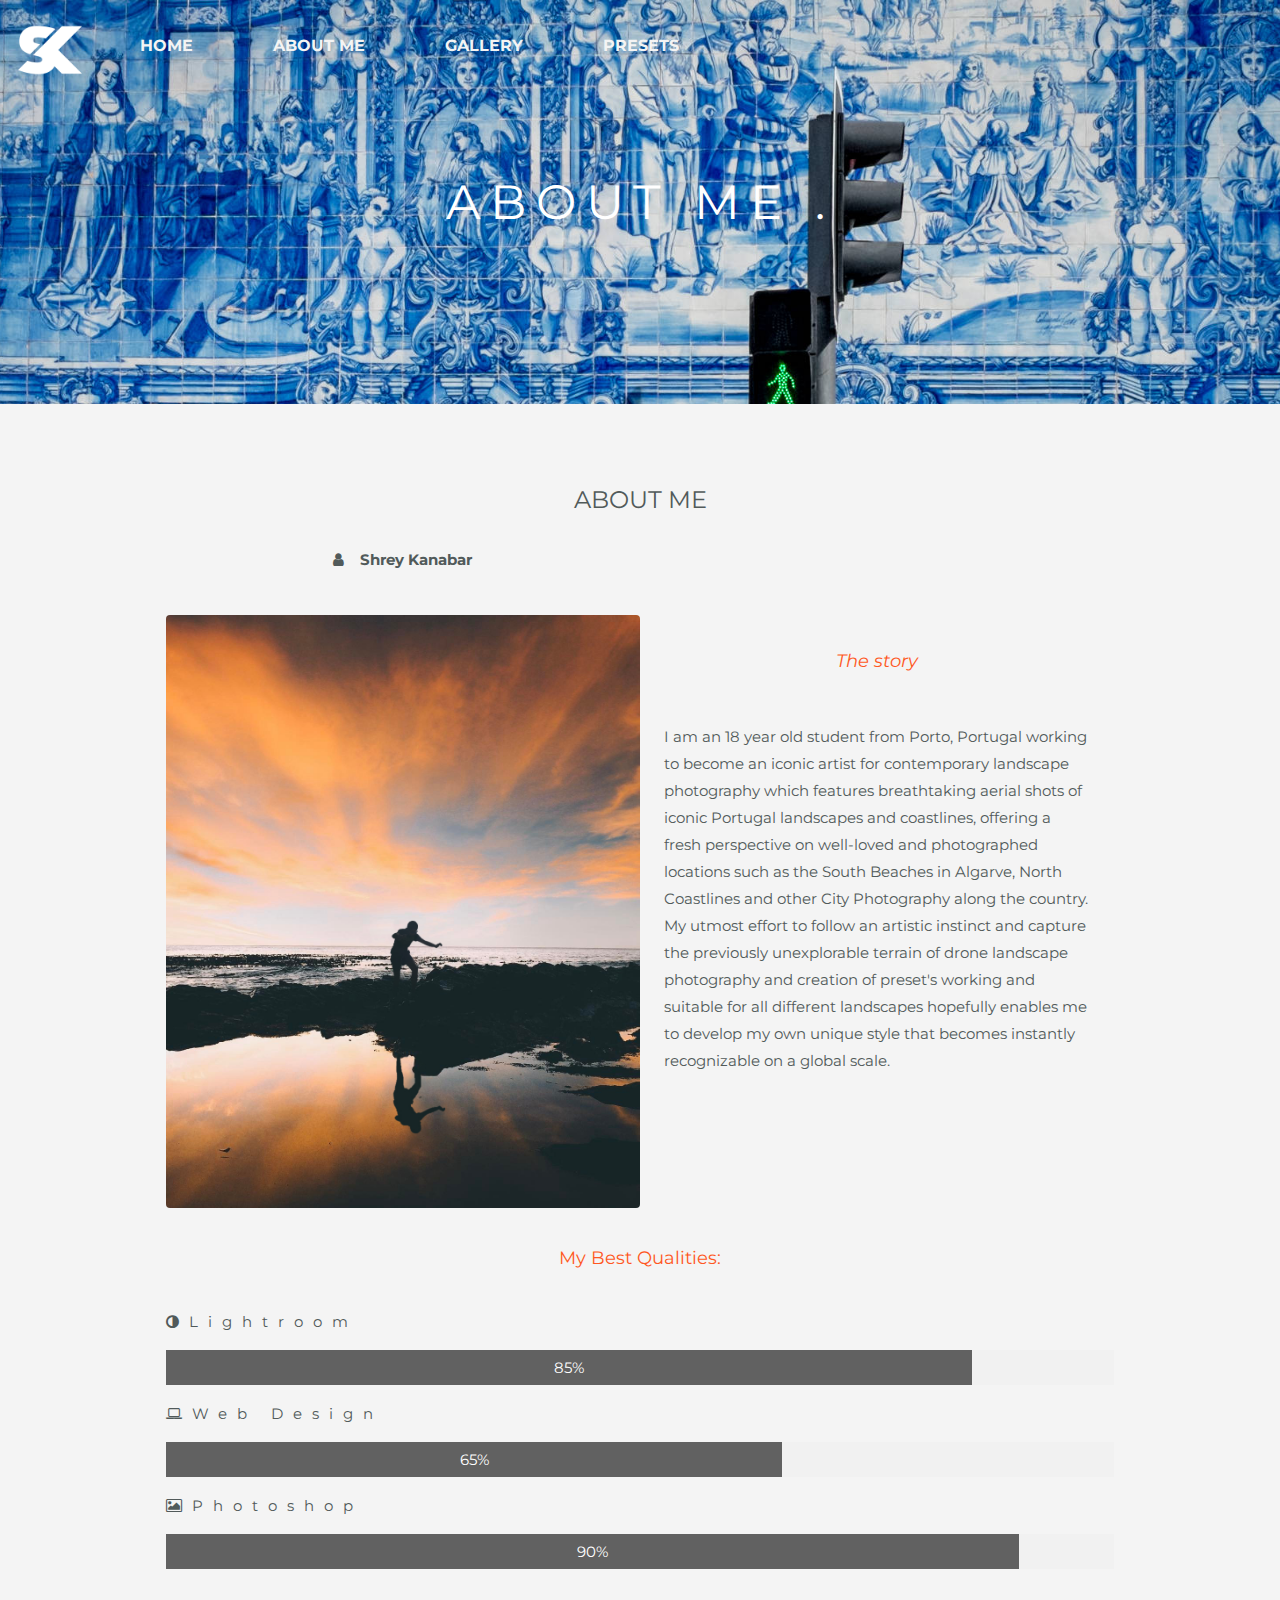
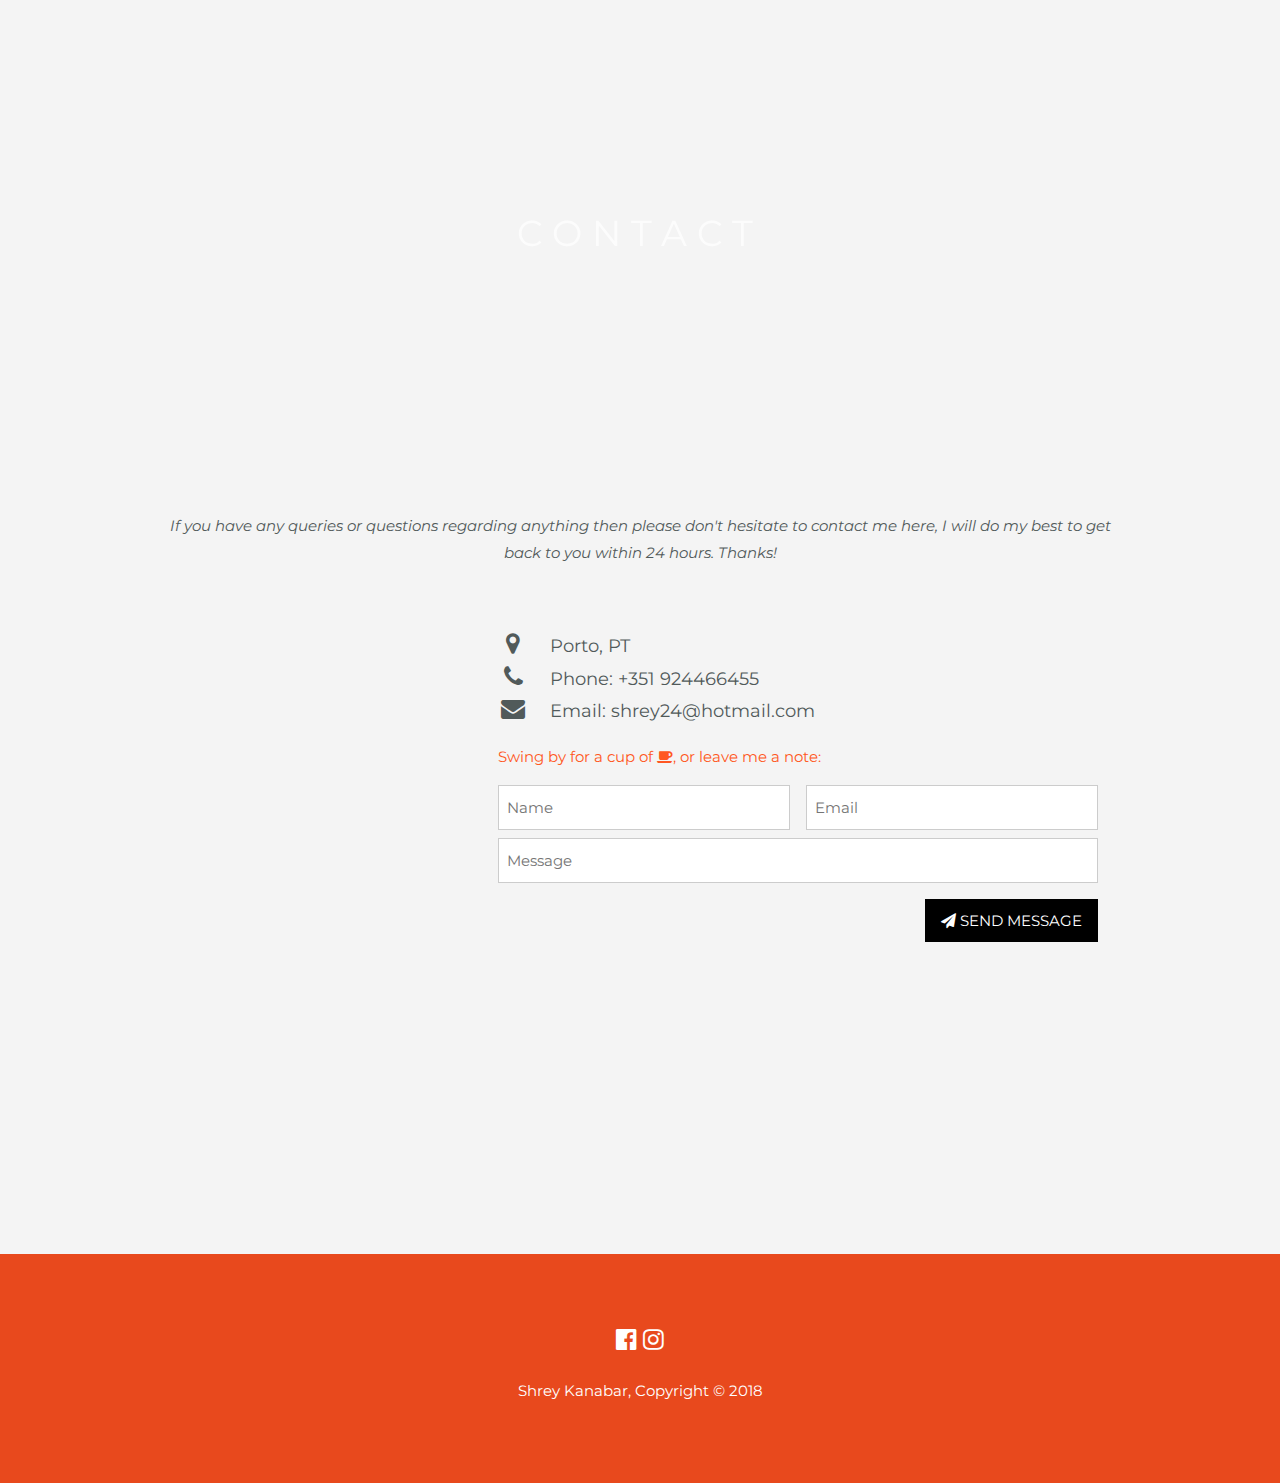
<file: about.html>
<!DOCTYPE html>
<html>
<title>Shrey Kanabar | About Me</title>
<meta charset="UTF-8">
<meta name="viewport" content="width=device-width, initial-scale=1.0">
<meta http-equiv="X-UA-Compatible" content="ie=edge">
<link rel="stylesheet" href="https://www.w3schools.com/w3css/4/w3.css">
<link rel="stylesheet" href="https://fonts.googleapis.com/css?family=Lato">
<link rel="stylesheet" href="https://cdnjs.cloudflare.com/ajax/libs/font-awesome/4.7.0/css/font-awesome.min.css">
<link rel="stylesheet" href="https://fonts.googleapis.com/css?family=Montserrat">
 <link rel="stylesheet" href="./css/style.css">
 <link rel="stylesheet" href="style.css">
      <link rel="stylesheet" href="https://maxcdn.bootstrapcdn.com/font-awesome/4.7.0/css/font-awesome.min.css">
      <script src="https://code.jquery.com/jquery-3.3.1.js"></script>



<style>
body,h1,h2,h3,h4,h5,h6 {font-family: "Montserrat", sans-serif;}
body, html {
    height: 67%;
    color: #515A5A;
    line-height: 1.8;
}

/* Create a Parallax Effect */
.bgimg-1,.bgimg-3 {
    background-attachment: fixed;
    background-position: center;
    background-repeat: no-repeat;
    background-size: cover;
}

/* First image (Logo. Full height) */
.bgimg-1 {
    background-image: url('./img/wallpaper.jpg');
    min-height: 100%;
}

/* Third image (Contact) */
.bgimg-3 {
    background-image: url("./img/portoc.jpg");
    min-height: 400px;
}

.w3-wide {letter-spacing: 10px;}
.w3-hover-opacity{cursor:pointer;}


/* Turn off parallax scrolling for tablets and phones */
@media only screen and (max-device-width: 1024px) {
    .bgimg-1, .bgimg-2, .bgimg-3 {
        background-attachment: scroll;
    }
}
</style>

<!--
<body>

<div id="mySidenav" class="sidenav">
  <a href="javascript:void(0)" class="closebtn" onclick="closeNav()">&times;</a>
  <a href="index.html">Home</a>
  <a href="gallery.html">Gallery</a>
  <a href="about.html">About Me</a>
  <a href="presets.html">Presets</a>
</div>



<script>
function openNav() {
    document.getElementById("mySidenav").style.width = "250px";
    document.getElementById("home").style.marginLeft = "250px";
    document.body.style.backgroundColor = "rgba(0,0,0,0.4)";
   // document.getElementById("showcase").style.filter = "blur(0px)";

}

function closeNav() {
    document.getElementById("mySidenav").style.width = "0";
    document.getElementById("home").style.marginLeft= "0";
    document.body.style.backgroundColor = "white";
    document.getElementById("home").style.filter = "blur(0px)";

}
</script>
     
</body>

-->



<body>

<!-- First Parallax Image with Logo Text -->
<div class="bgimg-1 w3-display-container wrapper" id="home">
  <div class="w3-display-middle" style="white-space:nowrap;">
    <span class="w3-center w3-xxxlarge w3-wide w3-text-white">ABOUT <span class="w3-hide-small">ME</span> .</span>
  </div>

            <header>

                  <nav>

                        <div class="menu-icon">
                              <i class="fa fa-bars fa-2x"></i>
                        </div>

                        <div class="logo"><img src="./img/logo.png" style="float:left;width:100px;height:100px;">
                              
                        </div>

                        <div class="menu">
<style>
nav ul li a {
      text-decoration: none;
      color: #f4f4f4;
      font-size: 16px;
      font-weight:bold
}
</style>

                              <ul>
                                    <li><a href="index.html">Home</a></li>
                                    <li><a href="about.html">About Me</a></li>
                                    <li><a href="gallery.html">Gallery</a></li>
                                    <li><a href="presets.html">Presets</a></li>
                              </ul>
                        </div>
                  </nav>

            </header>

</div>



<section id="id2">

<!-- Container (About Section) -->
<div class="w3-content w3-container w3-padding-64" id="about">
  <h3 class="w3-center">ABOUT ME</h3>
  <div class="w3-row">
    <div class="w3-col m6 w3-center">
      <p><b><i class="fa fa-user w3-margin-right"></i>Shrey Kanabar</b></p><br>
      <img src="./img/me.jpg" class="w3-round w3-image" alt="Photo of Me" width="500" height="333">
    </div>

<pre>



</pre>


<p class="w3-center w3-large w3-text-deep-orange"><em>The story</em></p>
    <!-- Hide this text on small devices -->
    <div class="w3-col m6 w3-hide-small w3-padding-large">
      <p>I am an 18 year old student from Porto, Portugal working to become an iconic artist for contemporary landscape photography which features breathtaking aerial shots of iconic Portugal landscapes and coastlines, offering a fresh perspective on well-loved and photographed locations such as the South Beaches in Algarve, North Coastlines and other City Photography along the country. My utmost effort to follow an artistic instinct and capture the previously unexplorable terrain of drone landscape photography and creation of preset's working and suitable for all different landscapes hopefully enables me to develop my own unique style that becomes instantly recognizable on a global scale.</p>
    </div>
  </div>
  <p class="w3-large w3-center w3-padding-16 w3-text-deep-orange">My Best Qualities:</p>
  <p class="w3-wide"><i class="fa fa-adjust"></i>Lightroom</p>
  <div class="w3-light-grey">
    <div class="w3-container w3-padding-small w3-dark-grey w3-center" style="width:85%">85%</div>
  </div>
  <p class="w3-wide"><i class="fa fa-laptop"></i>Web Design</p>
  <div class="w3-light-grey">
    <div class="w3-container w3-padding-small w3-dark-grey w3-center" style="width:65%">65%</div>
  </div>

  <p class="w3-wide"><i class="fa fa-photo"></i>Photoshop</p>
  <div class="w3-light-grey">
    <div class="w3-container w3-padding-small w3-dark-grey w3-center" style="width:90%">90%</div>
  </div>  
</div>

<!-- Third Parallax Image with Portfolio Text -->
<div class="bgimg-3 w3-display-container w3-opacity-min">
  <div class="w3-display-middle">
     <span class="w3-xxlarge w3-text-white w3-wide">CONTACT</span>
  </div>
</div>

<!-- Container (Contact Section) -->
<div class="w3-content w3-container w3-padding-64" id="contact">
  <p class="w3-center"><em>If you have any queries or questions regarding anything then please don't hesitate to contact me here, I will do my best to get back to you within 24 hours. Thanks!</em></p>

  <div class="w3-row w3-padding-32 w3-section">
    <div class="w3-col m4 w3-container">
      <!-- Add Google Maps -->
      <div id="googleMap" class="w3-round-large w3-greyscale" style="width:100%;height:400px;"></div>
    </div>
    <div class="w3-col m8 w3-panel">
      <div class="w3-large w3-margin-bottom">
        <i class="fa fa-map-marker fa-fw w3-hover-text-black w3-xlarge w3-margin-right"></i> Porto, PT<br>
        <i class="fa fa-phone fa-fw w3-hover-text-black w3-xlarge w3-margin-right"></i> Phone: +351 924466455<br>
        <i class="fa fa-envelope fa-fw w3-hover-text-black w3-xlarge w3-margin-right"></i> Email: shrey24@hotmail.com<br>
      </div>
      <p class="w3-text-deep-orange">Swing by for a cup of <i class="fa fa-coffee"></i>, or leave me a note:</p>
      <form action="/action_page.php" target="_blank">
        <div class="w3-row-padding" style="margin:0 -16px 8px -16px">
          <div class="w3-half">
            <input class="w3-input w3-border" type="text" placeholder="Name" required name="Name">
          </div>
          <div class="w3-half">
            <input class="w3-input w3-border" type="text" placeholder="Email" required name="Email">
          </div>
        </div>
        <input class="w3-input w3-border" type="text" placeholder="Message" required name="Message">
        <button class="w3-button w3-black w3-right w3-section" type="submit">
          <i class="fa fa-paper-plane"></i> SEND MESSAGE
        </button>
      </form>
    </div>
  </div>
</div>

</body>

<footer class="w3-container w3-padding-64 w3-center w3-xlarge" style="margin-top:128px"> 
  <a href="https://www.facebook.com/shrey.kanabar.3"><i class="fa fa-facebook-official w3-hover-opacity"></i></a>

  <a href="https://www.instagram.com/shreykan24/"><i class="fa fa-instagram w3-hover-opacity"></i></a>
  
  <p class="w3-medium">Shrey Kanabar, Copyright &copy; 2018</p>
    </footer>
</section>
</html>
</file>
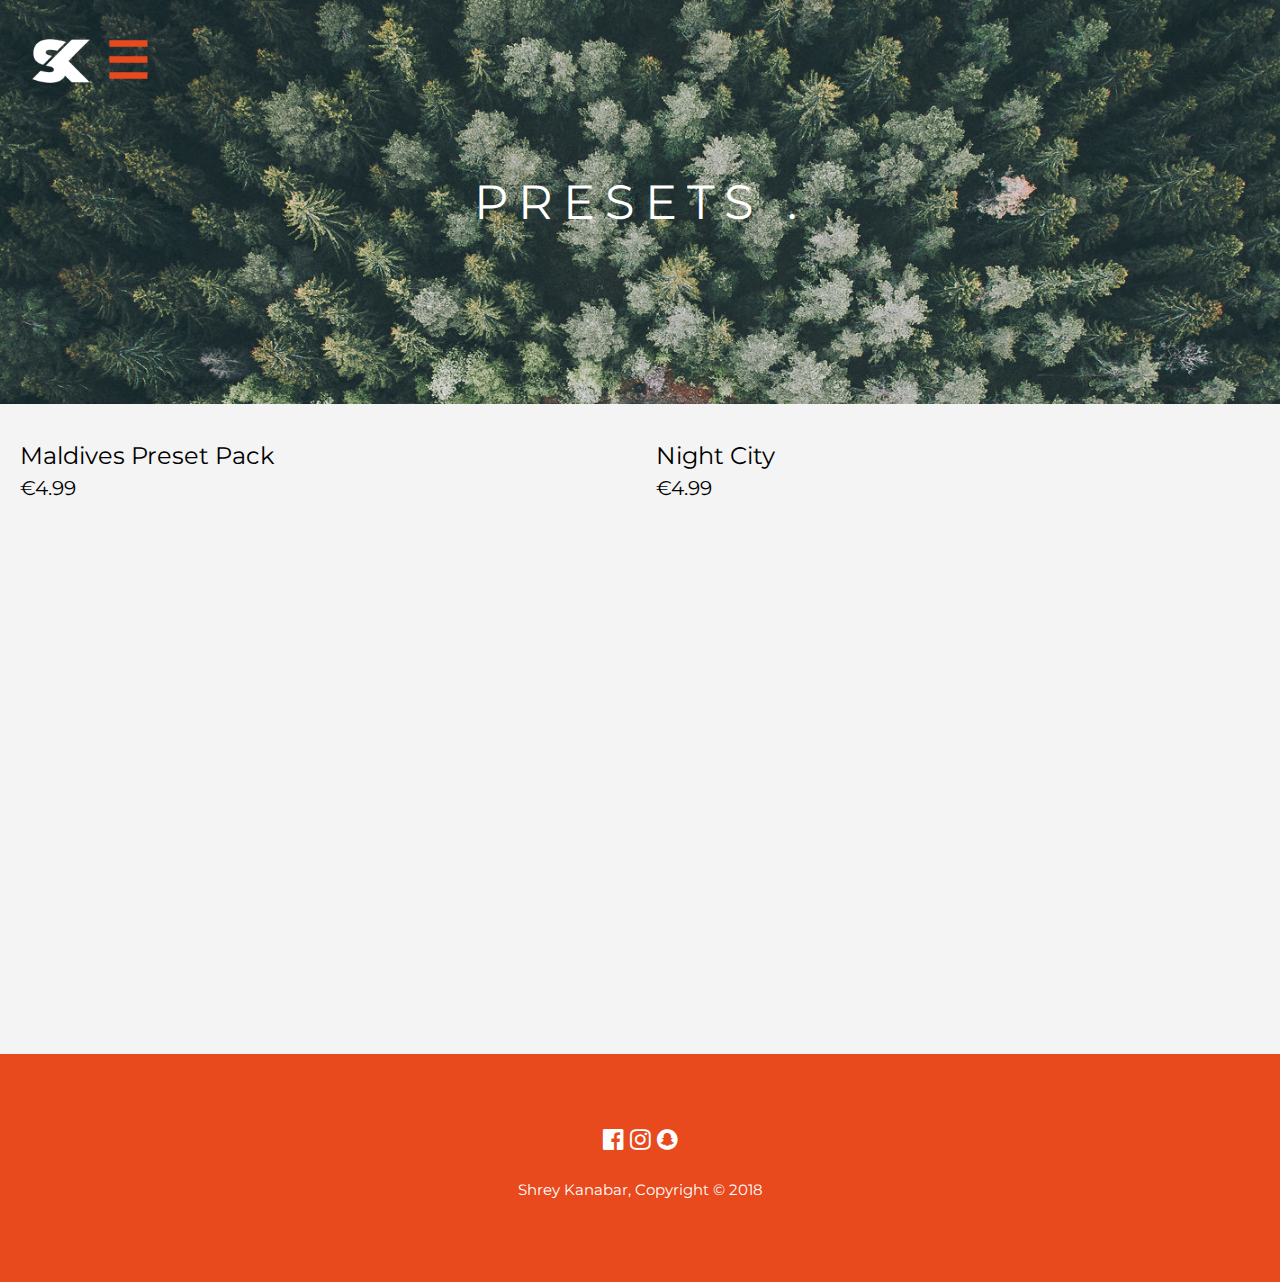
<file: testing2.html>
<!DOCTYPE html>
<html>
<title>Shrey Kanabar | Presets</title>
<meta charset="UTF-8">
<meta name="viewport" content="width=device-width, initial-scale=1">
  <link href="css/foundation.css" rel="stylesheet" type="text/css" />
  
  <link rel="stylesheet" href="./css/style.css">
<link rel="stylesheet" href="https://www.w3schools.com/w3css/4/w3.css">
<link rel="stylesheet" href="https://fonts.googleapis.com/css?family=Lato">
<link rel="stylesheet" href="https://cdnjs.cloudflare.com/ajax/libs/font-awesome/4.7.0/css/font-awesome.min.css">
<link rel="stylesheet" href="https://fonts.googleapis.com/css?family=Montserrat">



<style>
body,h1,h2,h3,h4,h5,h6 {font-family: "Montserrat", sans-serif;}
body, html {
    height: 67%;
    line-height: 1.8;
}

/* Create a Parallax Effect */
.bgimg-1{
    background-attachment: fixed;
    background-position: center;
    background-repeat: no-repeat;
    background-size: cover;
}

/* First image (Logo. Full height) */
.bgimg-1 {
    background-image: url('./img/jungle.jpg');
    min-height: 100%;
}

.w3-wide {letter-spacing: 10px;}
.w3-hover-opacity{cursor:pointer;}


/* Turn off parallax scrolling for tablets and phones */
@media only screen and (max-device-width: 1024px) {
    .bgimg-1{
        background-attachment: scroll;
    }
}
</style>

<body>

<div id="mySidenav" class="sidenav">
  <a href="javascript:void(0)" class="closebtn" onclick="closeNav()">&times;</a>
  <a href="index.html">Home</a>
  <a href="gallery.html">Gallery</a>
  <a href="about.html">About Me</a>
  <a href="presets.html">Presets</a>
</div>



<script>
function openNav() {
    document.getElementById("mySidenav").style.width = "250px";
    document.getElementById("home").style.marginLeft = "250px";
    document.body.style.backgroundColor = "rgba(0,0,0,0.4)";
   // document.getElementById("showcase").style.filter = "blur(0px)";

}

function closeNav() {
    document.getElementById("mySidenav").style.width = "0";
    document.getElementById("home").style.marginLeft= "0";
    document.body.style.backgroundColor = "white";
    document.getElementById("home").style.filter = "blur(0px)";

}
</script>
     
</body>

<body>

<!-- First Parallax Image with Logo Text -->
<div class="bgimg-1 w3-display-container" id="home">
  <div class="w3-display-middle" style="white-space:nowrap;">
    <span class="w3-center w3-xxxlarge w3-wide w3-text-white">PRESETS <span class="w3-hide-small"></span> .</span>
  </div>
<div id="main">

  <img src="./img/logo.png" style="float:left;width:90px;height:90px;">

  <span style="font-size:50px;cursor:pointer" onclick="openNav()">&#9776;</span>

</div>

</div>


<div class="row" style="margin-top: 2em;">
      <div class="large-4 columns">
        
        
      </div>
      <div class="large-8 columns ">
        <div class="twentytwenty-container">
          <img src="./img/beach1.jpg" />
          <img src="./img/beach2.jpg" />
        </div>
        <h3 class="preset"> Maldives Preset Pack</h3>
     <h4 class="preset">€4.99</h4>
      </div>
    </div>

<style>
.preset {
    line-height: 1;
}
</style>


     

       <div class="large-9 columns" style="margin-right: 300px">
        <div class="twentytwenty-container">
          <img src="./img/city.jpg" height="494"/>
          <img src="./img/city1.jpg" height="494" />
        </div>
        <h3 class="preset"> Night City</h3>
     <h4 class="preset">€4.99</h4>
      </div>
    </div>


    <script
  src="https://code.jquery.com/jquery-3.2.1.js"
  integrity="sha256-DZAnKJ/6XZ9si04Hgrsxu/8s717jcIzLy3oi35EouyE="
  crossorigin="anonymous"></script>
    <script src="js/jquery.event.move.js"></script>
    <script src="js/jquery.twentytwenty.js"></script>
    <script>
    $(function(){
      $(".twentytwenty-container[data-orientation!='vertical']").twentytwenty({default_offset_pct: 0.7});
      $(".twentytwenty-container[data-orientation='vertical']").twentytwenty({default_offset_pct: 0.3, orientation: 'vertical'});
    });
    </script>
  </body>
 
<footer class="w3-container w3-padding-64 w3-center w3-xlarge" style="margin-top:650px"> 
  <i class="fa fa-facebook-official w3-hover-opacity"></i>
  <i class="fa fa-instagram w3-hover-opacity"></i>
  <i class="fa fa-snapchat w3-hover-opacity"></i>
  <p class="w3-medium">Shrey Kanabar, Copyright &copy; 2018</p>
    </footer>
    

</section>
</html>
</file>
<file: css/style.css>
body{
  font: 15px/1.5 Helvetica,sans-serif;
  padding:0;
  margin:0;
  background-color:#f4f4f4;

}

.sidenav {
    height: 100%;
    width: 0;
    position: fixed;
    z-index: 1;
    top: 0;
    left: 0;
    background-color: #e8491d;
    overflow-x: hidden;
    transition: 0.5s;
    padding-top: 60px;
}

.sidenav a {
    padding: 8px 8px 8px 32px;
    text-decoration: none;
    font-size: 25px;
    display: block;
    transition: 0.3s;
    color: #F8F9F9;
    text-align: center;
    font-weight:bold;
}

.sidenav a:hover {
    color: #f1f1f1;
}

.sidenav .closebtn {
    position: absolute;
    top: 0;
    right: 25px;
    font-size: 36px;
    margin-left: 50px;
}

#main {
    transition: margin-left .5s;
    padding: 16px;
    vertical-align: top;
    text-align: left;
    color: #e8491d;
    font-weight:bold;
}

@media screen and (max-height: 450px) {
  .sidenav {padding-top: 15px;}
  .sidenav a {font-size: 18px;}
}

/* Global */
.container{
  width:80%;
  margin:auto;
  overflow:hidden;
}

ul{
  margin:0;
  padding:0;
}

.button_1{
  height:38px;
  background:#e8491d;
  border:0;
  padding-left: 20px;
  padding-right:20px;
  color:#ffffff;
}
}


/* Header **/
header{
  color:#ffffff;
  padding-top:30px;
  min-height:70px;
  border-bottom:#e8491d 3px solid;
}

header a{
  color:#ffffff;
  text-decoration:none;
  text-transform: uppercase;
  font-size:16px;
}

header li{
  float:left;
  display:inline;
  padding: 0 20px 0 20px;
}

header #branding{
  float:left;
}

header #branding h1{
  margin:0;
}


header .name{
  color:#e8491d;
  font-weight:bold;
  float:left;
  text-align: left;
}

header .current a{
  color:#e8491d;
  font-weight:bold;
  float:right;
  text-align: right;
}


header a:hover{
  color:#cccccc;
  font-weight:bold;
}

.button {
  display: inline-block;
  border-radius: 2px;
  background-color: #f4f4f4;
  border: none;
  color: #656565;
  text-align: center;
  font-size: 20px;
  font-family: Montserrat, sans-serif;
  padding: 10px;
  width: 200px;
  transition: all 0.5s;
  cursor: pointer;
  margin: 0px;
}

.button2 {
  display: inline-block;
  border-radius: 2px;
  background-color: #e8491d;
  border: none;
  color: #FFFFFF;
  text-align: center;
  font-size: 20px;
  font-family: Montserrat, sans-serif;
  padding: 10px;
  width: 200px;
  transition: all 0.5s;
  cursor: pointer;
  margin: 0px;
}

.button span {
  cursor: pointer;
  display: inline-block;
  position: relative;
  transition: 0.5s;
}

.button span:after {
  content: '\00bb';
  position: absolute;
  opacity: 0;
  top: 0;
  right: -20px;
  transition: 0.5s;
}

.button:hover span {
  padding-right: 25px;
}

.button:hover span:after {
  opacity: 1;
  right: 0;
}

.button2 span {
  cursor: pointer;
  display: inline-block;
  position: relative;
  transition: 0.5s;
}

.button2 span:after {
  content: '\00bb';
  position: absolute;
  opacity: 0;
  top: 0;
  right: -20px;
  transition: 0.5s;
}

.button2:hover span {
  padding-right: 25px;
}

.button2:hover span:after {
  opacity: 1;
  right: 0;
}

/* Newsletter */
#newsletter{
  padding:5px;
  color:#ffffff;
  background:#35424a

  /*margin-top:10px;*/
}

#newsletter h3{
  float:left;
}

#newsletter form {
  float:right;
  padding-top: 10px;
}

#newsletter input[type="email"]{
  padding:10px;
  height:25px;
  width:250px;
}

/* Boxes */
#boxes{
  margin-top:20px;
}

#boxes .box{
  float:right;
  text-align: center;
  width:33.333%;
  padding:13px;
}

#boxes .box img{
  width:200px;
}

/* Sidebar */
aside#sidebar{
  float:right;
  width:30%;
  margin-top:10px;
}

aside#sidebar .quote input, aside#sidebar .quote textarea{
  width:90%;
  padding:5px;
}

/* Main-col */
article#main-col{
  float:left;
  width:65%;
}

/* Services */
ul#presets li{
  list-style: none;
  padding:20px;
  border: #cccccc solid 1px;
  margin-bottom:5px;
  background:#e6e6e6;
}

footer{
  padding:20px;
  margin-top:10px;
  color:#ffffff;
  background-color:#e8491d;
  text-align: center;
}

/* Media Queries */
@media(max-width: 768px){
  header #branding,
  header nav,
  header nav li,
  #newsletter h1,
  #newsletter form,
  #boxes .box,
  article#main-col,
  aside#sidebar{
    float:none;
    text-align:center;
    width:100%;
  }

  header{
    padding-bottom:20px;
  }

  #showcase h1{
    margin-top:20px;
  }

  #newsletter button, .quote button{
    display:block;
    width:100%;
  }

  #newsletter form input[type="email"], .quote input, .quote textarea{
    width:100%;
    margin-bottom:5px;
  }
}

 #boxes a:link {
    color: black;
    background-color: transparent;
    text-decoration: none;
    box-shadow: 0 4px 20px 0 rgba(0, 0, 0, 0.2), 0 6px 20px 0 rgba(0, 0, 0, 0);
}
#boxes a:visited {
    color: black;
    background-color: transparent;
    text-decoration: none;
    box-shadow: 0 4px 8px 0 rgba(0, 0, 0, 0.2), 0 6px 20px 0 rgba(0, 0, 0, 0);
}
#boxes a:hover {
    color: black;
    background-color: transparent;
    text-decoration: none;
    box-shadow: 0 4px 8px 0 rgba(0, 0, 0, 0.2), 0 6px 20px 0 rgba(0, 0, 0, 0.19);
}
#boxes a:active {
    color: black;
    background-color: transparent;
    text-decoration: none;
    box-shadow: 0 2px 8px 0 rgba(0, 0, 0, 0.2), 0 6px 20px 0 rgba(0, 0, 0, 0.19);
}

.twentytwenty-horizontal .twentytwenty-handle:before, .twentytwenty-horizontal .twentytwenty-handle:after {
  content: " ";
  display: block;
  background: white;
  position: absolute;
  z-index: 30;
  -webkit-box-shadow: 0px 0px 12px rgba(51, 51, 51, 0.5);
  -moz-box-shadow: 0px 0px 12px rgba(51, 51, 51, 0.5);
  box-shadow: 0px 0px 12px rgba(51, 51, 51, 0.5); }

.twentytwenty-horizontal .twentytwenty-handle:before, .twentytwenty-horizontal .twentytwenty-handle:after {
  width: 3px;
  height: 9999px;
  left: 50%;
  margin-left: -1.5px; }

.twentytwenty-before-label, .twentytwenty-after-label, .twentytwenty-overlay {
  position: absolute;
  top: 0;
  width: 100%;
  height: 100%; }

.twentytwenty-before-label, .twentytwenty-after-label, .twentytwenty-overlay {
  -webkit-transition-duration: 0.5s;
  -moz-transition-duration: 0.5s;
  transition-duration: 0.5s; }

.twentytwenty-before-label, .twentytwenty-after-label {
  -webkit-transition-property: opacity;
  -moz-transition-property: opacity;
  transition-property: opacity; }

.twentytwenty-before-label:before, .twentytwenty-after-label:before {
  color: white;
  font-size: 13px;
  letter-spacing: 0.1em; }

.twentytwenty-before-label:before, .twentytwenty-after-label:before {
  position: absolute;
  background: rgba(255, 255, 255, 0.2);
  line-height: 38px;
  padding: 0 20px;
  -webkit-border-radius: 2px;
  -moz-border-radius: 2px;
  border-radius: 2px; }

.twentytwenty-horizontal .twentytwenty-before-label:before, .twentytwenty-horizontal .twentytwenty-after-label:before {
  top: 50%;
  margin-top: -19px; }


.twentytwenty-left-arrow, .twentytwenty-right-arrow {
  width: 0;
  height: 0;
  border: 6px inset transparent;
  position: absolute; }

.twentytwenty-left-arrow, .twentytwenty-right-arrow {
  top: 50%;
  margin-top: -6px; }


.twentytwenty-container {
  -webkit-box-sizing: content-box;
  -moz-box-sizing: content-box;
  box-sizing: content-box;
  z-index: 0;
  overflow: hidden;
  position: relative;}
  .twentytwenty-container img {
    max-width: 100%;
    position: absolute;
    top: 0;
    display: block; }
  .twentytwenty-container.active .twentytwenty-overlay, .twentytwenty-container.active :hover.twentytwenty-overlay {
    background: rgba(0, 0, 0, 0); }
    .twentytwenty-container.active .twentytwenty-overlay .twentytwenty-before-label,
    .twentytwenty-container.active .twentytwenty-overlay .twentytwenty-after-label, .twentytwenty-container.active :hover.twentytwenty-overlay .twentytwenty-before-label,
    .twentytwenty-container.active :hover.twentytwenty-overlay .twentytwenty-after-label {
      opacity: 0; }
  .twentytwenty-container * {
    -webkit-box-sizing: content-box;
    -moz-box-sizing: content-box;
    box-sizing: content-box; }

.twentytwenty-before-label {
  opacity: 0; }
  .twentytwenty-before-label:before {
    content: attr(data-content); }

.twentytwenty-after-label {
  opacity: 0; }
  .twentytwenty-after-label:before {
    content: attr(data-content); }

.twentytwenty-horizontal .twentytwenty-before-label:before {
  left: 10px; }

.twentytwenty-horizontal .twentytwenty-after-label:before {
  right: 10px; }

.twentytwenty-overlay {
  -webkit-transition-property: background;
  -moz-transition-property: background;
  transition-property: background;
  background: rgba(0, 0, 0, 0);
  z-index: 25; }
  .twentytwenty-overlay:hover {
    background: rgba(0, 0, 0, 0.5); }
    .twentytwenty-overlay:hover .twentytwenty-after-label {
      opacity: 1; }
    .twentytwenty-overlay:hover .twentytwenty-before-label {
      opacity: 1; }

.twentytwenty-handle {
  height: 38px;
  width: 38px;
  position: absolute;
  left: 50%;
  top: 50%;
  margin-left: -22px;
  margin-top: -22px;
  border: 3px solid white;
  -webkit-border-radius: 1000px;
  -moz-border-radius: 1000px;
  border-radius: 1000px;
  -webkit-box-shadow: 0px 0px 12px rgba(51, 51, 51, 0.5);
  -moz-box-shadow: 0px 0px 12px rgba(51, 51, 51, 0.5);
  box-shadow: 0px 0px 12px rgba(51, 51, 51, 0.5);
  z-index: 40;
  cursor: pointer; }

.twentytwenty-horizontal .twentytwenty-handle:before {
  bottom: 50%;
  margin-bottom: 22px;
  -webkit-box-shadow: 0 3px 0 white, 0px 0px 12px rgba(51, 51, 51, 0.5);
  -moz-box-shadow: 0 3px 0 white, 0px 0px 12px rgba(51, 51, 51, 0.5);
  box-shadow: 0 3px 0 white, 0px 0px 12px rgba(51, 51, 51, 0.5); }
.twentytwenty-horizontal .twentytwenty-handle:after {
  top: 50%;
  margin-top: 22px;
  -webkit-box-shadow: 0 -3px 0 white, 0px 0px 12px rgba(51, 51, 51, 0.5);
  -moz-box-shadow: 0 -3px 0 white, 0px 0px 12px rgba(51, 51, 51, 0.5);
  box-shadow: 0 -3px 0 white, 0px 0px 12px rgba(51, 51, 51, 0.5); }


.twentytwenty-left-arrow {
  border-right: 6px solid white;
  left: 50%;
  margin-left: -17px; }

.twentytwenty-right-arrow {
  border-left: 6px solid white;
  right: 50%;
  margin-right: -17px; }
</file>
<file: style.css>
.logo {
      
      float: left;
}

nav {
      width: 100%;
}

nav ul {
      line-height: 60px;
      
     
}


nav ul li {
      display: inline-block;
      padding: 16px 40px;;
}

nav ul li a {
      text-decoration: none;
      color: #f4f4f4;
      font-size: 16px;
}

.menu-icon {
      line-height: 60px;
      width: 100%;
      background: #f4f4f4;
      text-align: right;
      box-sizing: border-box;
      padding: 15px 24px;
      cursor: pointer;
      color: #f4f4f4;
      display: none;
}

@media(max-width: 786px) {
</file>
